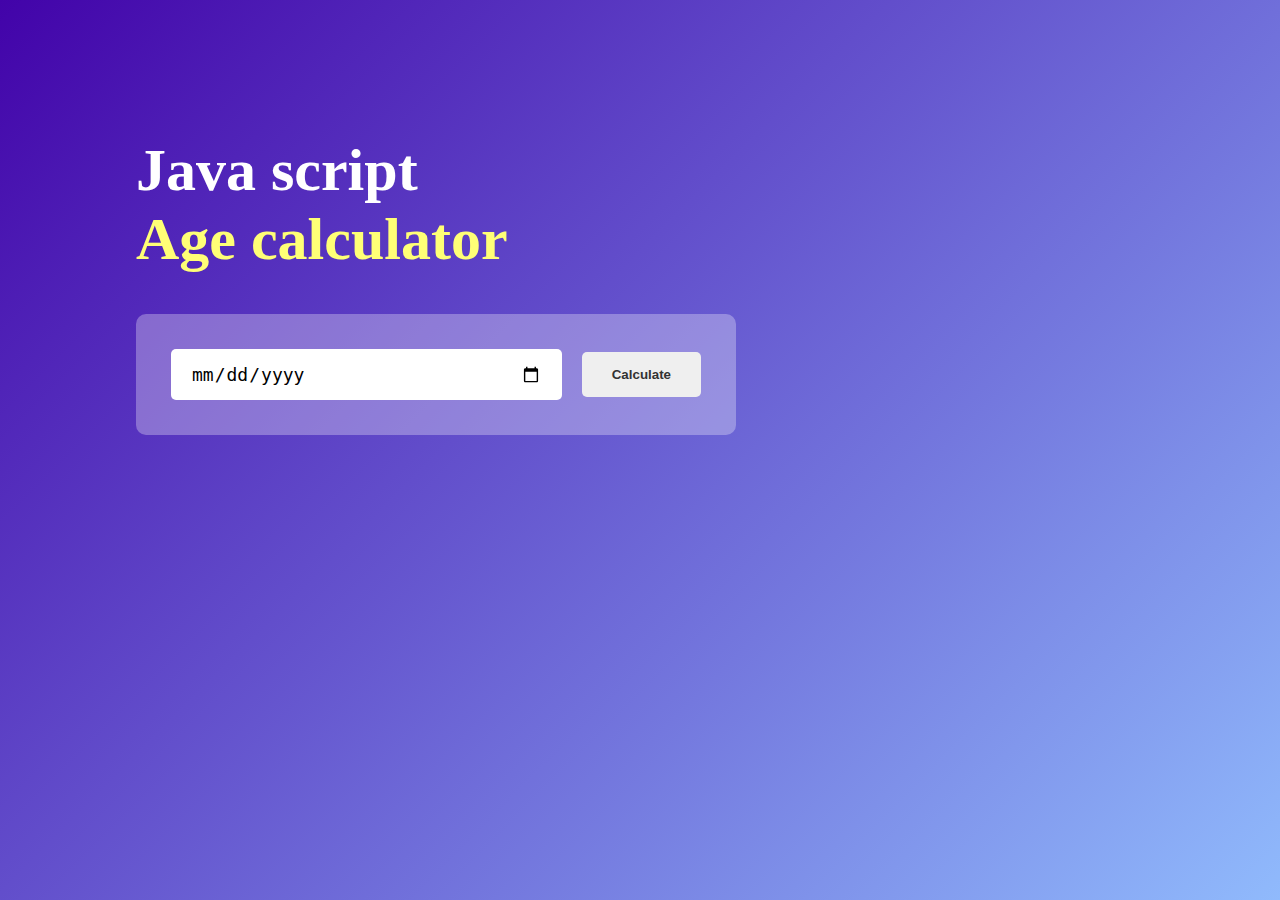
<file: Age_calculator/index.html>
<!DOCTYPE html>
<html lang="en">
<head>
    <meta charset="UTF-8">
    <meta name="viewport" content="width=device-width, initial-scale=1.0">
    <title>Agr Calculator</title>
    <link rel="stylesheet" href="style.css">
</head>
<body>
    <div class="container">
        <div class="calculator">
            <h1>Java script <br> <span>Age calculator</span> </h1>
            <div class="input-box">
                <input type="date" id="date">
                <button id="mybtn" >Calculate</button>
            </div>
            <p id="result"></p>
        </div>
    </div>
    <script src="script.js"></script>
</body>
</html>
</file>
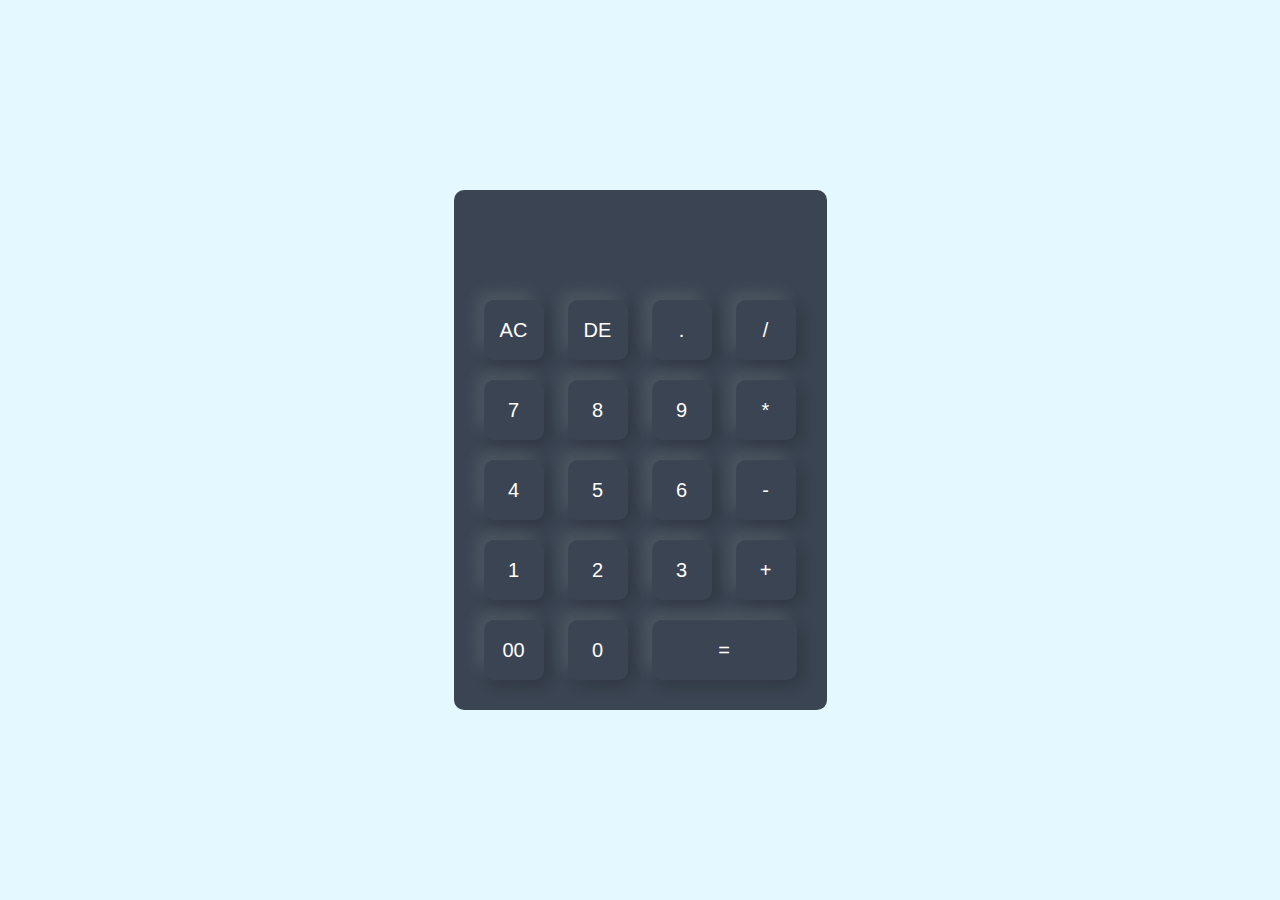
<file: Calculator_app/index.html>
<!DOCTYPE html>
<html lang="en">
<head>
    <meta charset="UTF-8">
    <meta name="viewport" content="width=device-width, initial-scale=1.0">
    <title>Calculator app</title>
    <link rel="stylesheet" href="style.css">
</head>
<body>
    <div class="container">
        <div class="calculator">
            <form>
                <div class="display">
                    <input id="inp" type="text" name="display">
                </div>
                <div>
                    <input type="button" value="AC">
                    <input type="button" value="DE">
                    <input type="button" value=".">
                    <input type="button" value="/">
                </div>
                <div>
                    <input type="button" value="7">
                    <input type="button" value="8">
                    <input type="button" value="9">
                    <input type="button" value="*">
                </div>
                <div>
                    <input type="button" value="4">
                    <input type="button" value="5">
                    <input type="button" value="6">
                    <input type="button" value="-">
                </div>
                <div>
                    <input type="button" value="1">
                    <input type="button" value="2">
                    <input type="button" value="3">
                    <input type="button" value="+">
                </div>
                <div>
                    <input type="button" value="00">
                    <input type="button" value="0">
                    <input type="button" value="=" class="equal">
                    
                </div>
            </form>
        </div>
    </div>
    <script src="script.js"></script>
</body>
</html>
</file>
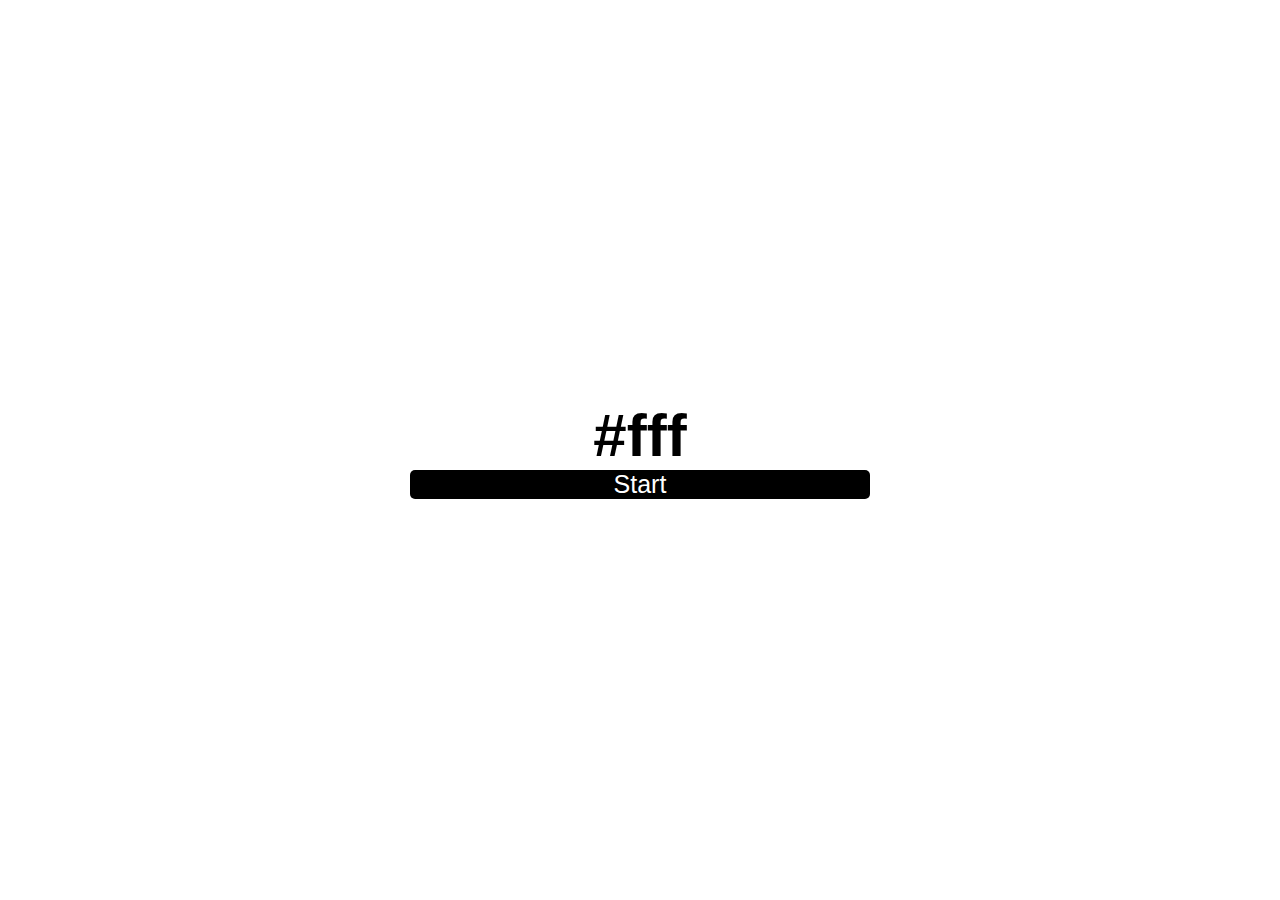
<file: colour generator/index.html>
<!DOCTYPE html>
<html lang="en">
<head>
    <meta charset="UTF-8">
    <meta name="viewport" content="width=device-width, initial-scale=1.0">
    <title>Document</title>
    <link rel="stylesheet" href="style.css">
</head>
<body>
<div class="main">
    <div class="container">
        <h2>#fff</h2>
        <button id="btn">Start</button>
        <!-- <input type="button" value="start" id="btn" /> -->
    </div>
</div>




    <script src="script.js"></script>
</body>
</html>
</file>
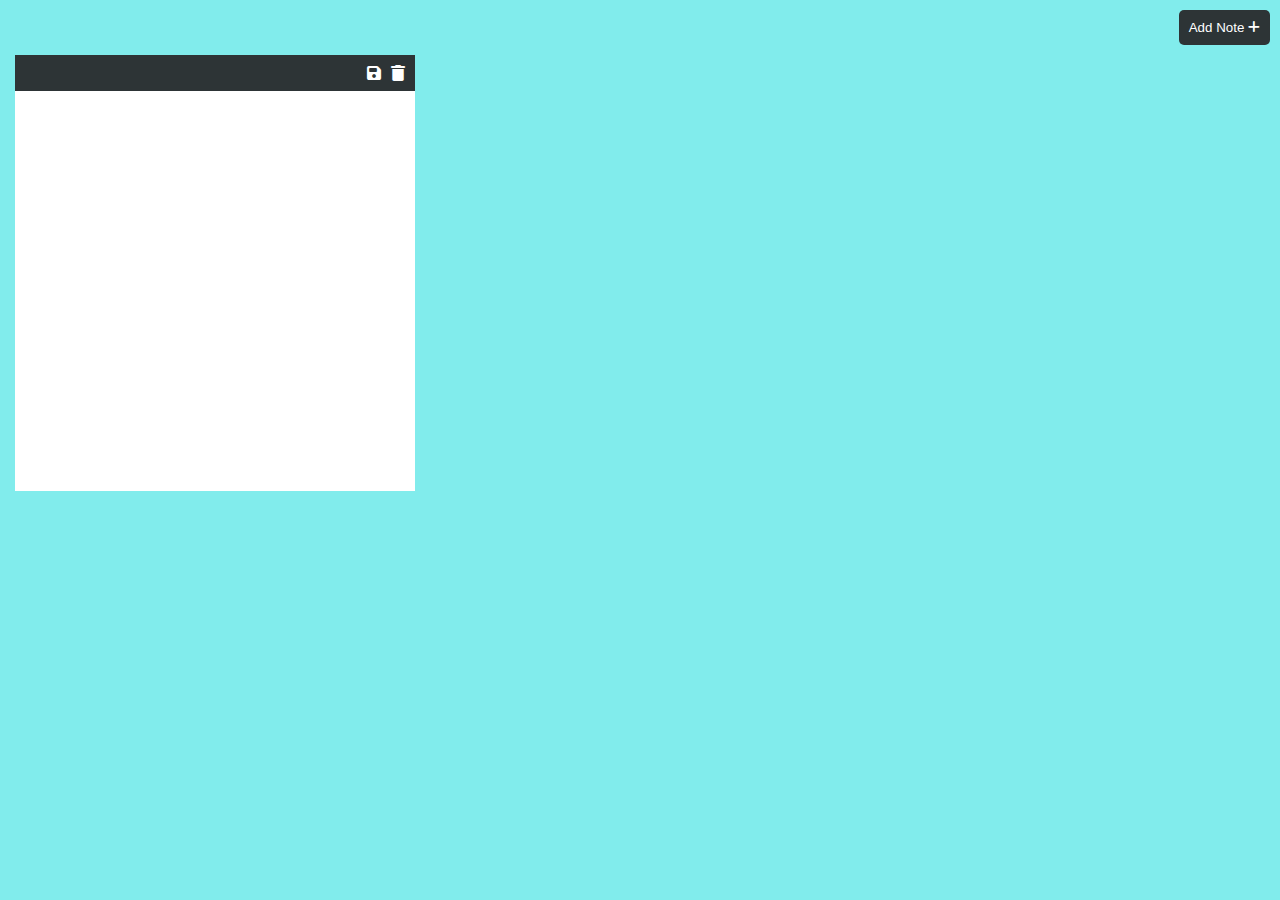
<file: notes-app/index.html>
<!DOCTYPE html>
<html lang="en">
<head>
    <meta charset="UTF-8">
    <meta name="viewport" content="width=device-width, initial-scale=1.0">
    <title>Document</title>
    <link rel="stylesheet" href="style.css">
    <link rel="stylesheet" href="https://cdnjs.cloudflare.com/ajax/libs/font-awesome/6.4.2/css/all.min.css">
</head>
<body>
    <button id="addBtn">
        Add Note
        <i class="fa-solid fa-plus"></i>
    </button>
    <div id="main">
        <!-- <div class="note">
<div class="tool">
    <i class="fa-solid fa-floppy-disk"></i>
    <i class="fa-solid fa-trash"></i>
</div>
<textarea ></textarea>
        </div>

    </div> -->
    <script src="script.js"></script>
</body>
</html>
</file>
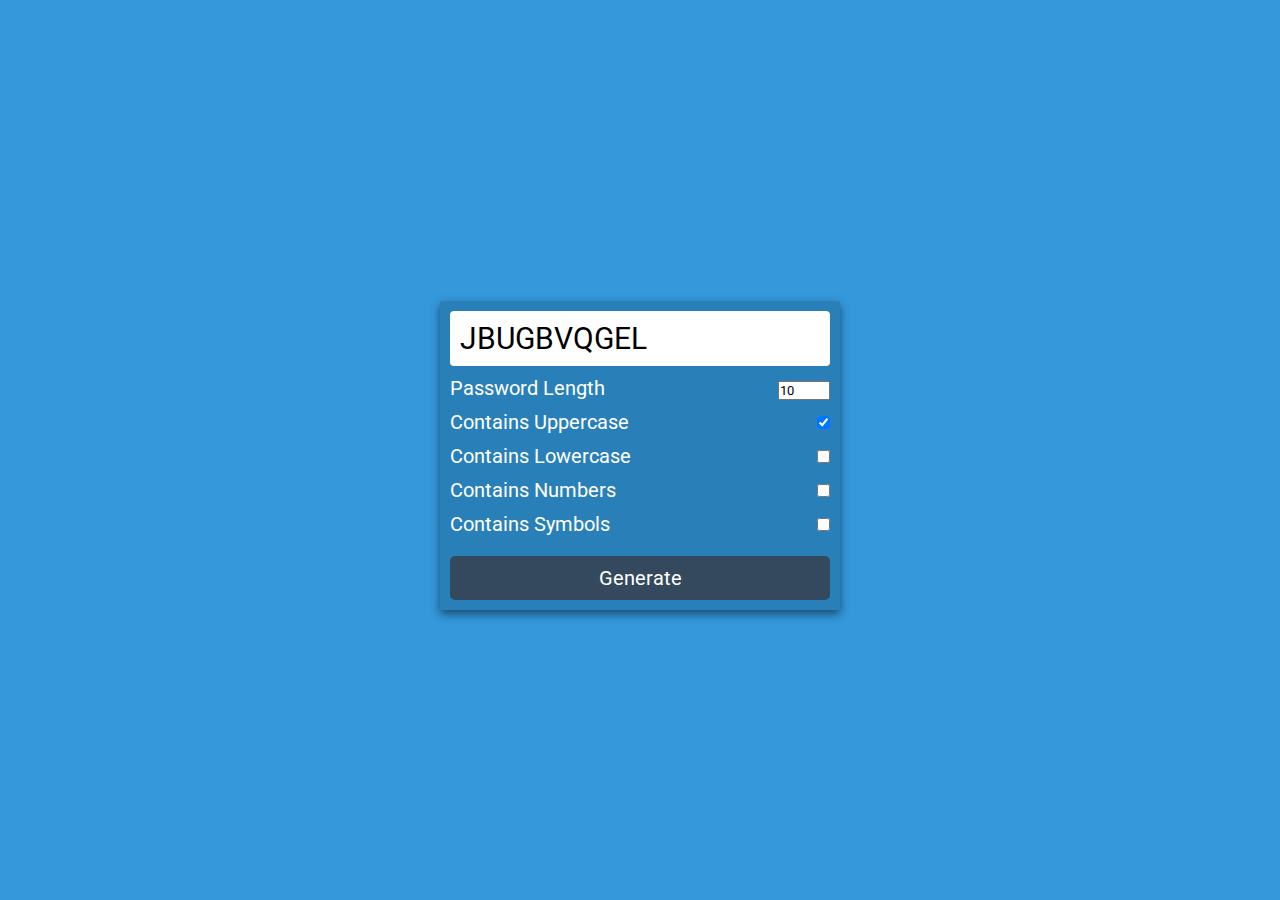
<file: password-generator/index.html>
<!DOCTYPE html>
<html lang="en">

<head>
    <meta charset="UTF-8">
    <meta http-equiv="X-UA-Compatible" content="IE=edge">
    <meta name="viewport" content="width=device-width, initial-scale=1.0">
    <title>Document</title>
    <link rel="stylesheet" href="style.css" />
</head>

<body>
    <div class="main">
        <div class="box">
            <span id="pass-box">Testing</span>
            <div class="row">
                <div class="left">
                    Password Length
                </div>
                <div class="right">
                    <input type="number" name="" id="total-char" max="30" min="2" value="10" />
                </div>
            </div>
            <div class="row">
                <label for="upper-case">
                    <div class="left">
                       Contains Uppercase
                    </div>
                </label>
                <div class="right">
                    <input type="checkbox" name="" id="upper-case" checked/>
                </div>
            </div>
            <div class="row">
                <label for="lower-case">
                    <div class="left">
                      Contains Lowercase
                    </div>
                </label>
                <div class="right">
                    <input type="checkbox" name="" id="lower-case" />
                </div>
            </div>
            <div class="row">
                <label for="numbers">
                    <div class="left">
                    Contains Numbers
                    </div>
                </label>
                <div class="right">
                    <input type="checkbox" name="" id="numbers" />
                </div>
            </div>
            <div class="row">
                <label for="symbols">
                    <div class="left">
                    Contains Symbols
                    </div>
                </label>
                <div class="right">
                    <input type="checkbox" name="" id="symbols" />
                </div>
            </div>
            <div class="row">
                <button id="btn">
                    Generate
                </button>
            </div>
        </div>
    </div>
    <script src="script.js"></script>
</body>

</html>
</file>
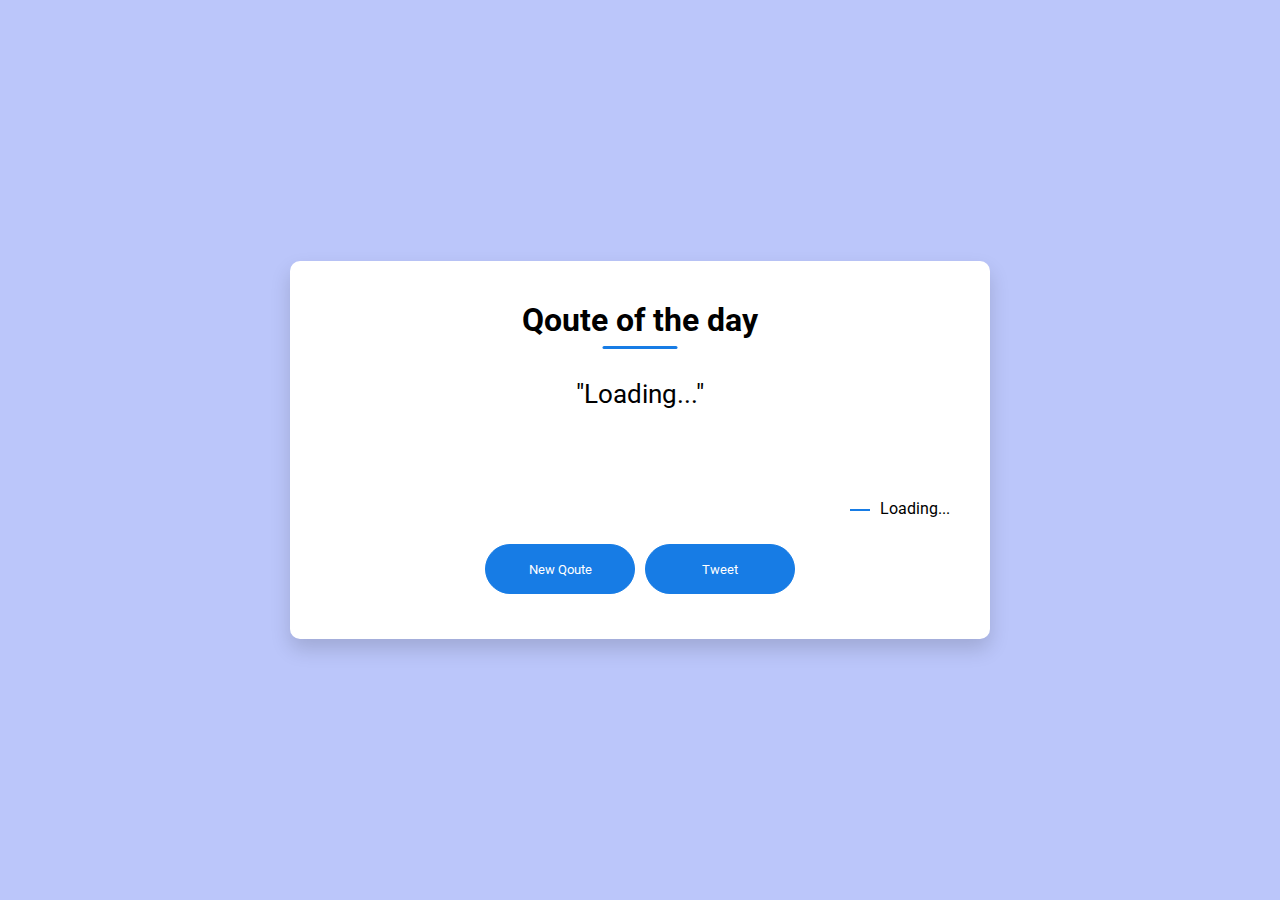
<file: Qoute_app/index.html>
<!DOCTYPE html>
<html lang="en">
<head>
    <meta charset="UTF-8">
    <meta name="viewport" content="width=device-width, initial-scale=1.0">
    <title>Qoute App</title>
    <link rel="stylesheet" href="style.css">
</head>
<body>
    <div class="qouteBox">
        <h2>Qoute of the day </h2>
        <blockquote id="qoute">Loading...</blockquote>
        <span id="author">Loading...</span>
        <div>
            <button id="qoute-btn">New Qoute</button>
            <button>Tweet</button>
        </div>
    </div>
    <script src="script.js"></script>
</body>
</html>
</file>
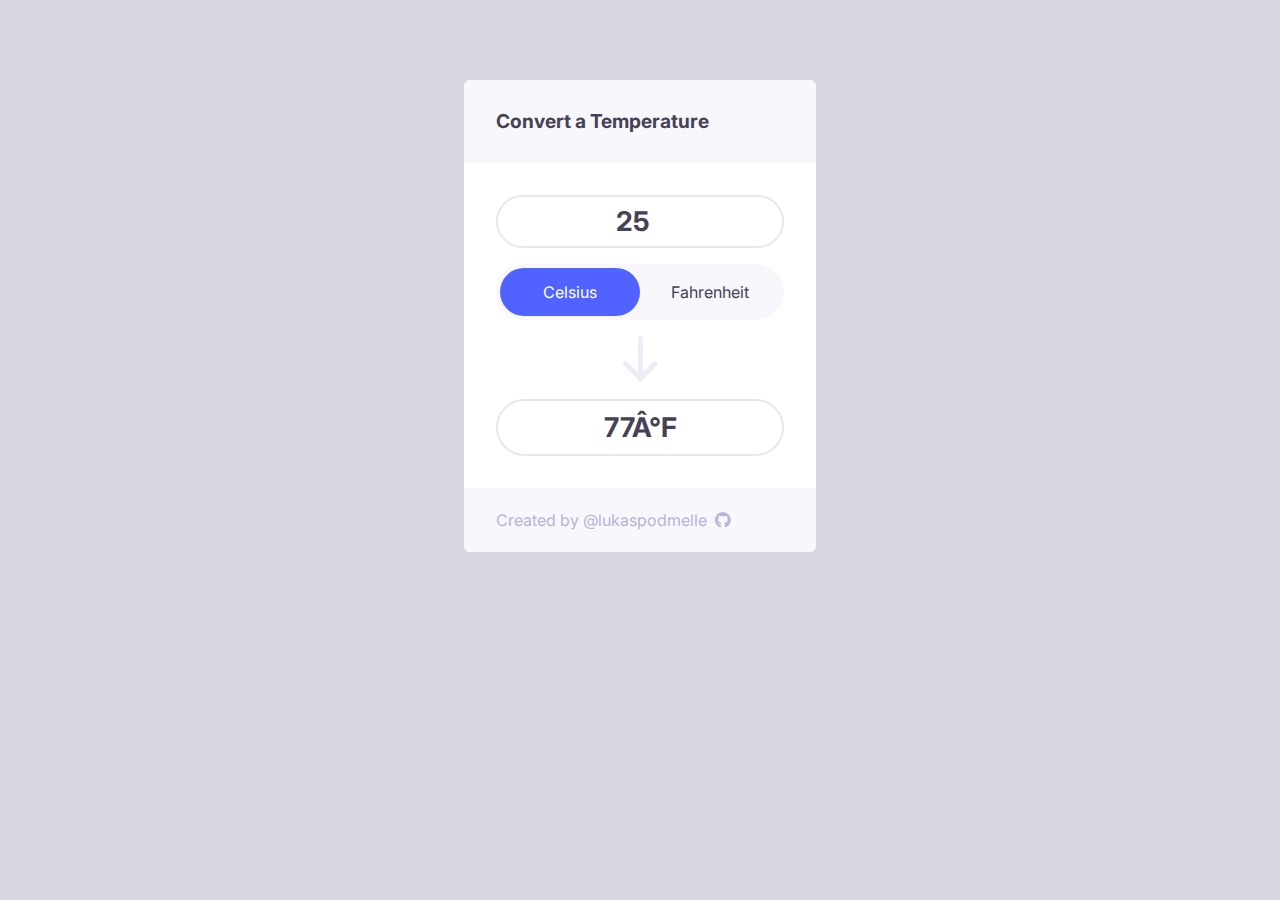
<file: temprature-conv/index.html>
<!DOCTYPE html>
<html lang="en">

<head>
    <meta charset="UTF-8">
    <meta name="viewport" content="width=device-width, initial-scale=1.0">
    <meta http-equiv="X-UA-Compatible" content="ie=edge">
    <title>Temperature Converter</title>
    <link rel="stylesheet" href="./style.css">
    <link rel="icon" href="./favicon.png">
    <link rel="preconnect" href="https://fonts.googleapis.com">
    <link rel="preconnect" href="https://fonts.gstatic.com" crossorigin>
    <link href="https://fonts.googleapis.com/css2?family=Inter:wght@100;200;300;400;500;600;700;800;900&display=swap" rel="stylesheet">
    <link rel="stylesheet" href="https://cdnjs.cloudflare.com/ajax/libs/font-awesome/6.4.2/css/all.min.css" crossorigin="anonymous" referrerpolicy="no-referrer" />
</head>

<body>
    <main>
        <div id="container">

            <div id="app">

                <div id="header">
                    <h1>Convert a Temperature</h1>
                </div>

                <div id="converter">

                    <div class="number-field-wrapper">
                        <input type="number" id="initial-number" class="number-field" name="initial-number">
                    </div>

                    <div class="switch-wrapper">
                        <input id="celsius" type="radio" name="switch" value="C" checked>
                        <input id="fahrenheit" type="radio" name="switch" value="F">
                        <label for="celsius">Celsius</label>
                        <label for="fahrenheit">Fahrenheit</label>
                        <span class="highlighter"></span>
                    </div>

                    <div class="arrow-down">
                        <svg width="35" height="45" viewBox="0 0 35 45" fill="none" xmlns="http://www.w3.org/2000/svg">
                            <path d="M15.0001 2.5C15.0001 1.11929 16.1194 0 17.5001 0C18.8808 0 20.0001 1.11929 20.0001 2.5V42.5C20.0001 43.8807 18.8808 45 17.5001 45C16.1194 45 15.0001 43.8807 15.0001 42.5V2.5Z" fill="#EEEDF5"/>
                            <path d="M30.6168 25.7678C31.5931 24.7915 33.176 24.7915 34.1523 25.7678C35.1286 26.7441 35.1286 28.327 34.1523 29.3033L19.3032 44.1525C18.3269 45.1289 16.744 45.1289 15.7677 44.1525C14.7914 43.1762 14.7914 41.5933 15.7677 40.617L30.6168 25.7678Z" fill="#EEEDF5"/>
                            <path d="M0.767872 29.3033C-0.208431 28.327 -0.208432 26.7441 0.767871 25.7678C1.74417 24.7914 3.32707 24.7914 4.30338 25.7678L19.1525 40.617C20.1288 41.5933 20.1288 43.1762 19.1525 44.1525C18.1762 45.1288 16.5933 45.1288 15.617 44.1525L0.767872 29.3033Z" fill="#EEEDF5"/>
                        </svg>
                    </div>

                    <div id="result">
                        <div id="result-number" class="result-field"></div>
                    </div>

                </div>

                <div id="footer">Created by <a href="https://github.com/lukaspodmelle/temperature-converter">@lukaspodmelle &nbsp;<i class="fa-brands fa-github"></i></a></div>

            </div>

        </div>
    </main>
    <script src="app.js"></script>
</body>

</html>
</file>
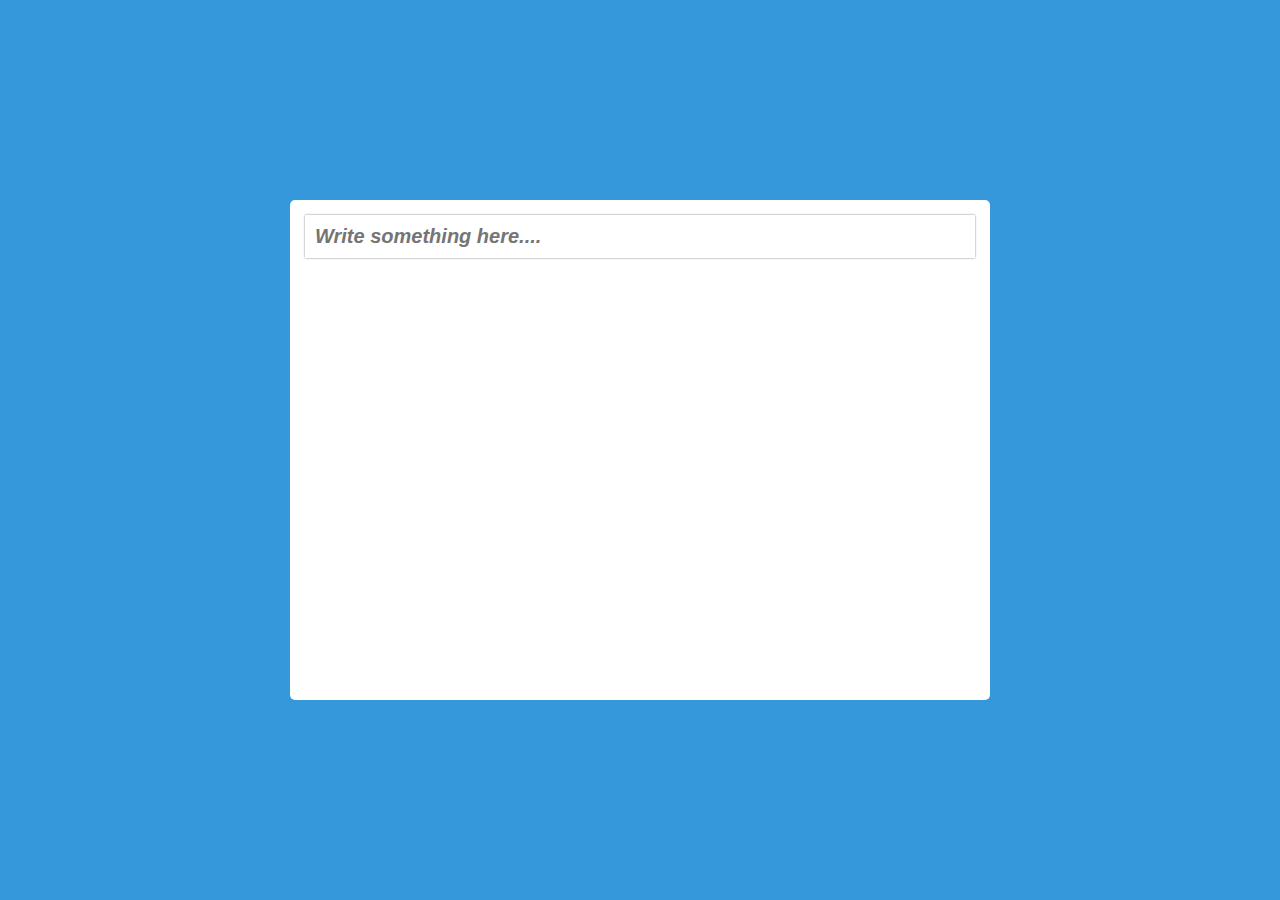
<file: To Do List/index.html>
<!DOCTYPE html>
<html lang="en">
<head>
    <meta charset="UTF-8">
    <meta name="viewport" content="width=device-width, initial-scale=1.0">
    <title>Document</title>
    <link rel="stylesheet" href="style.css">
    <link rel="stylesheet" href="https://cdnjs.cloudflare.com/ajax/libs/font-awesome/6.4.2/css/all.min.css">
</head>
<body>
    <main>
        <div class="box">
            <input type="text" id="item" autofocus placeholder="Write something here....">
            <ul id="to-do-box" >
              
               
            </ul>
        </div>
    </main>
    <script src="script.js"></script>
</body>
</html>
</file>
<file: Age_calculator/style.css>
*{
    margin: 0;
    padding: 0;
    box-sizing: border-box;
}
.container{
    width: 100%;
    min-height: 100vh;
    background: linear-gradient(135deg, #4203a9, #90bafc);
    color: #fff;
    padding: 10px;
}
.calculator{
    width: 100%;
    max-width: 600px;
    margin-left: 10%;
    margin-top: 10%;
}
.calculator h1{
    font-size: 60px;

}
    .calculator h1 span{
        color: #ffff76;
    }
    .input-box{
        margin: 40px 0;
        padding: 35px;
        border-radius: 10px;
        background: rgba(255,255,255,0.3);
        display: flex;
        align-items: center;
    }
    .input-box input{
        flex: 1;
        margin-right: 20px;
        padding: 14px 20px;
        border: 0;
        outline: 0;
        font-size: 18px;
        border-radius: 5px;
        position: relative;
    }
    .input-box button{
        color: #ffff76;
        border: 0;
        outline: 0;
        padding: 15px 30px;
        border-radius: 5px;
        font-weight: bold;
        color: #333;
        cursor: pointer;
    }
/* .input-box input::-webkit-calendar-picker-indicator{
top: 0;
left: 0;
right: 0;
bottom: 0;
width: auto;
height: auto; 
position: absolute;
background-position: calc(100% -10px);
background-size: 30px;
cursor: pointer;
} */
#result{
    font-size: 22px;
    font-weight: 600;
    color: #fff;
    font-family: 'Times New Roman', Times, serif;
}
</file>
<file: Calculator_app/style.css>
* {
  margin: 0;
  padding: 0;
  box-sizing: border-box;
}
.container {
  width: 100%;
  height: 100vh;
  background: #e3f9ff;
  display: flex;
  align-items: center;
  justify-content: center;
}
.calculator {
  background: #3a4452;
  padding: 20px;
  border-radius: 10px;
}
.calculator form input {
  border: 0;
  outline: 0;
  width: 60px;
  height: 60px;
  border-radius: 10px;
  box-shadow: -8px -8px 15px rgba(255, 255, 255, 0.1),
    5px 5px 15px rgba(0, 0, 0, 0.2);
  background: transparent;
  font-size: 20px;
  color: #fff;
  cursor: pointer;
  margin: 10px;
}
form.display{
    display: flex;
  justify-content: flex-end;
  margin: 20px 0;
}
form input#inp {
  text-align: right;
  flex: 1;
  font-size: 45px;
  box-shadow: none;
}
form input.equal {
  width: 145px;
}
input#inp {
    width: 313px;
}
</file>
<file: colour generator/style.css>
*{
    padding: 0px;
    margin: 0px;
    box-sizing: border-box;
    font-family: Arial, Helvetica, sans-serif;
}
/* body{
    background-color: black;
} */
.main{
    width: 100%;
    height: 100vh;
    display: flex;
    justify-content: center;
    align-items: center;
}
.container{
width: 30rem;

padding: 10px;
border-radius: 10px;
background-color: white;
font-size: 40px;
text-align: center;
}
#btn{
    
    font-size: 25px;
    display: block;
    width: 100%;
    background-color: black;
    color: white;
    border: none;
    border-radius: 5px;
}
</file>
<file: notes-app/style.css>
*{
    padding: 0;
    margin: 0;
    box-sizing: border-box;
}
#addBtn{
    position: fixed;
    right: 10px;
    top: 10px;
    background-color: #2d3436;
    color: white;
    padding: 10px;
    border : 0px;
    outline: 0px;
    border-radius: 5px;
   
}
#main{
    width: 100%;
    min-height: 100vh;
    background-color: #81ecec;
    display: flex;
    flex-wrap: wrap;
    padding-bottom: 50px;
}
.note{
    width:400px;
    height: 400px;
    background-color: white;
    margin: 15px;
    margin-top:55px ;
}
.tool{
    width: 100%;
    background-color: #2d3436;
    color: white;
    padding: 5px;
    display: flex;
    justify-content: end;
}
.tool i{
    padding: 5px;
    cursor: pointer;
}
.note textarea{
    border: none;
    width: 100%;
    height: 100%;
    resize: none;
    padding: 10px;
    font-size: 17px;
}
.note textarea:focus{
    border: 0px;
    outline: 0px;
}
</file>
<file: password-generator/style.css>
@import url('https://fonts.googleapis.com/css2?family=Roboto:wght@300&display=swap');
* {
    padding: 0;
    margin: 0;
    box-sizing: border-box;
    font-family: 'Roboto', sans-serif;
}

input:focus-visible {
    outline: 0;
}

.main {
    background-color: #3498db;
    min-height: 100vh;
    display: flex;
    justify-content: center;
    align-items: center;
}

.box {
    min-width: 400px;
    padding: 10px;
    box-shadow: 0 4px 10px rgb(0 0 0 / 50%);
    background: #2980b9;
    border-radius: 2px;
    margin-top: 10px;
}

#pass-box {
    width: 100%;
    display: block;
    background-color: white;
    font-size: 30px;
    padding: 10px;
    border-radius: 4px;
}

.row {
    width: 100%;
    display: flex;
    margin-top: 10px;
    justify-content: space-between;
    color: white;
    font-size: 20px;
}

label {
    user-select: none;
}

#btn {
    width: 100%;
    font-size: 20px;
    outline: 0;
    border: 0;
    padding: 10px;
    background-color: #34495e;
    color: white;
    margin-top: 10px;
    border-radius: 5px;
    cursor: pointer;
}
</file>
<file: Qoute_app/style.css>
@import url('https://fonts.googleapis.com/css2?family=Lato&family=Lora:ital@1&family=Mulish:ital,wght@1,300&family=Oswald&family=Poppins&family=Roboto&display=swap');
*{
    margin: 0;
    padding: 0;
    box-sizing: border-box;
    font-family: 'Lato', sans-serif;
    font-family: 'Roboto', sans-serif;
}
body{
    background-color: #bbc6fa;
}
.qouteBox{
    background: #fff;
    width: 700px;
    position: absolute;
    top: 50%;
    left: 50%;
    transform: translate(-50%,-50%);
    padding: 40px;
    border-radius: 10px;
    text-align: center;
    justify-content: center;
    box-shadow: 0 10px 20px 0px rgba(0, 0, 0, 0.15) ;
}
.qouteBox h2 {
    font-size:32px;
    margin-bottom: 40px;
    position: relative;
}
.qouteBox h2::after{
    content:'';
    width: 75px;
    height: 3px;
    border-radius: 3px;
    background: rgb(23,124,229);
    position: absolute;
    bottom: -10px;
    left: 50%;
    transform: translateX(-50%);
}
.qouteBox blockquote{
    font-size: 26px;
    min-height: 110px;
}
.qouteBox blockquote::before, .qouteBox blockquote::after{
    content: '"';
}
.qouteBox span{
    display: block;
    margin-top: 10px;
    float: right;
    position: relative;
}
.qouteBox span::before{
    content: '';
    width: 20px;
    height: 2px;
    background:rgb(23,124,229);
    position: absolute;
    top: 50%;
    left: -30px;
}
.qouteBox div{
    width: 100%;
    margin-top: 50px;
    display: flex;
    justify-content: center;
}
.qouteBox button{
    background: rgb(23,124,229);
    color: #fff;
    border-radius: 25px;
    border: 1px solid rgb(23,124,229);
    width: 150px;
    height: 50px;
    display: flex;
    align-items: center;
    justify-content: center;
    margin: 5px;
    cursor: pointer;
    
}
</file>
<file: To Do List/style.css>
*{
    padding: 0px;
    margin: 0px;
    box-sizing: border-box;
    font-style: oblique;
}
main{
    width: 100%;
    height: 100vh;
    display: flex;
    justify-content: center;
    align-items: center;
    background-color: #3498db;
}
.box{
    width: 700px;
    min-height: 500px;
    background-color: white;
    border-radius: 5px;
    padding: 15px;
}
#item{
    padding: 10px;
    font-size: 20px;
    width: 100%;
    border: 0;
    outline: 0;
    display: block;
    box-shadow: 0px 0px 2px grey;
    font-weight: bold;
}
#to-do-box {
    margin-top: 20px;
list-style: none;
}
#to-do-box li{
    position: relative;
background-color:cadetblue ;
color: white;
padding: 10px;
padding-right: 30px;
border-radius:5px;
margin-top: 10px;
user-select: none;
}
#to-do-box li i{
    position: absolute;
    right: 10px;
   
}
.done{
    text-decoration: line-through;
    color: black;
    background-color: bisque !important;
}
</file>
<file: temprature-conv/style.css>
/* CSS Reset */
html, body, div, span, h1, h2, h3, h4, h5, h6, p, a, i, label {
	margin: 0;
	padding: 0;
	border: 0;
	font-size: 100%;
	font: inherit;
	vertical-align: baseline;
}
body {
	line-height: 1;
}
/* End CSS Reset */
:root {
	--white: white;
	--dark-grey: #444254;
	--light-grey: #F8F7FC;
	--accent: #5062FF;
}
* {
    font-family: 'Inter';
}
html {
	background-color: #D7D6DE;
	font-size: 16px;
	color: var(--dark-grey);
}
h1 {
	font-size: 1.2rem;
	font-weight: bold;
	color: var(--dark-grey);
}
#app {
	background-color: white;
	margin: 0 auto;
	max-width: 22rem;
	border-radius: 6px;
}
#container {
	margin: 30px;
}
#header {
	background-color: var(--light-grey);
	padding: 2rem;
	border-radius: 6px 6px 0 0;
}
#converter {
	padding: 2rem;
	display: flex;
	flex-direction: column;
	gap: 1rem;
}
#footer {
	padding: 1.5rem 2rem;
	font-size: 1rem;
	background-color: var(--light-grey);
	border-radius: 0 0 6px 6px;
	color: #BAB3D5;
}
#footer a {
	color: inherit;
	text-decoration: none;
}
#footer a:hover {
	color: #a09ab9;
}
.number-field {
	border: 2px solid #E8E7ED;
	height: 3.3rem;
	border-radius: 100px;
	color: var(--dark-grey);
	font-size: 1.7rem;
	font-weight: bold;
	text-align: center;
    box-sizing: border-box;
	width: 100%;
}
.number-field:focus {
	outline: 0;
	border: 2px solid #e6e8fc;
	box-shadow: 0 0 0 4px #eef0ff;
}
.result-field {
	border: 2px solid #E8E7ED;
	height: 3.3rem;
	border-radius: 100px;
	color: var(--dark-grey);
	font-size: 1.7rem;
	font-weight: bold;
	text-align: center;
	overflow: hidden;

	display: flex;
    align-items: center;
    justify-content: center;
}
.cold {
	border: 2px solid #77cdff;
    color: #77cdff;
}
.arrow-down {
    text-align: center;
}
/* Switch */
.switch-wrapper {
	position: relative;
	display: flex;
	padding: 4px;
	border-radius: 30px;
	background-color: var(--light-grey);
	text-align: center;
  }
.switch-wrapper [type="radio"] {
	position: absolute;
	left: -9999px;
}
.switch-wrapper [type="radio"]:checked#celsius ~ label[for="celsius"],
.switch-wrapper [type="radio"]:checked#fahrenheit ~ label[for="fahrenheit"] {
	color: var(--white);
}
.switch-wrapper [type="radio"]:checked#celsius ~ label[for="celsius"]:hover,
.switch-wrapper [type="radio"]:checked#fahrenheit ~ label[for="fahrenheit"]:hover {
	background: transparent;
}
.switch-wrapper
[type="radio"]:checked#celsius
+ label[for="fahrenheit"]
~ .highlighter {
	transform: none;
}
.switch-wrapper
[type="radio"]:checked#fahrenheit
+ label[for="celsius"]
~ .highlighter {
	transform: translateX(100%);
}
.switch-wrapper label {
	z-index: 1;
	width: 50%;
	line-height: 3;
	cursor: pointer;
	border-radius: 30px;
	transition: color 0.25s ease-in-out;
}
.switch-wrapper .highlighter {
	position: absolute;
	top: 4px;
	left: 4px;
	width: calc(50% - 4px);
	height: calc(100% - 8px);
	border-radius: 30px;
	background: var(--accent);
	transition: transform 0.25s ease-in-out;
}
@media (min-width: 425px) {
	#app {
		margin: 80px auto;
	}
}
</file>
